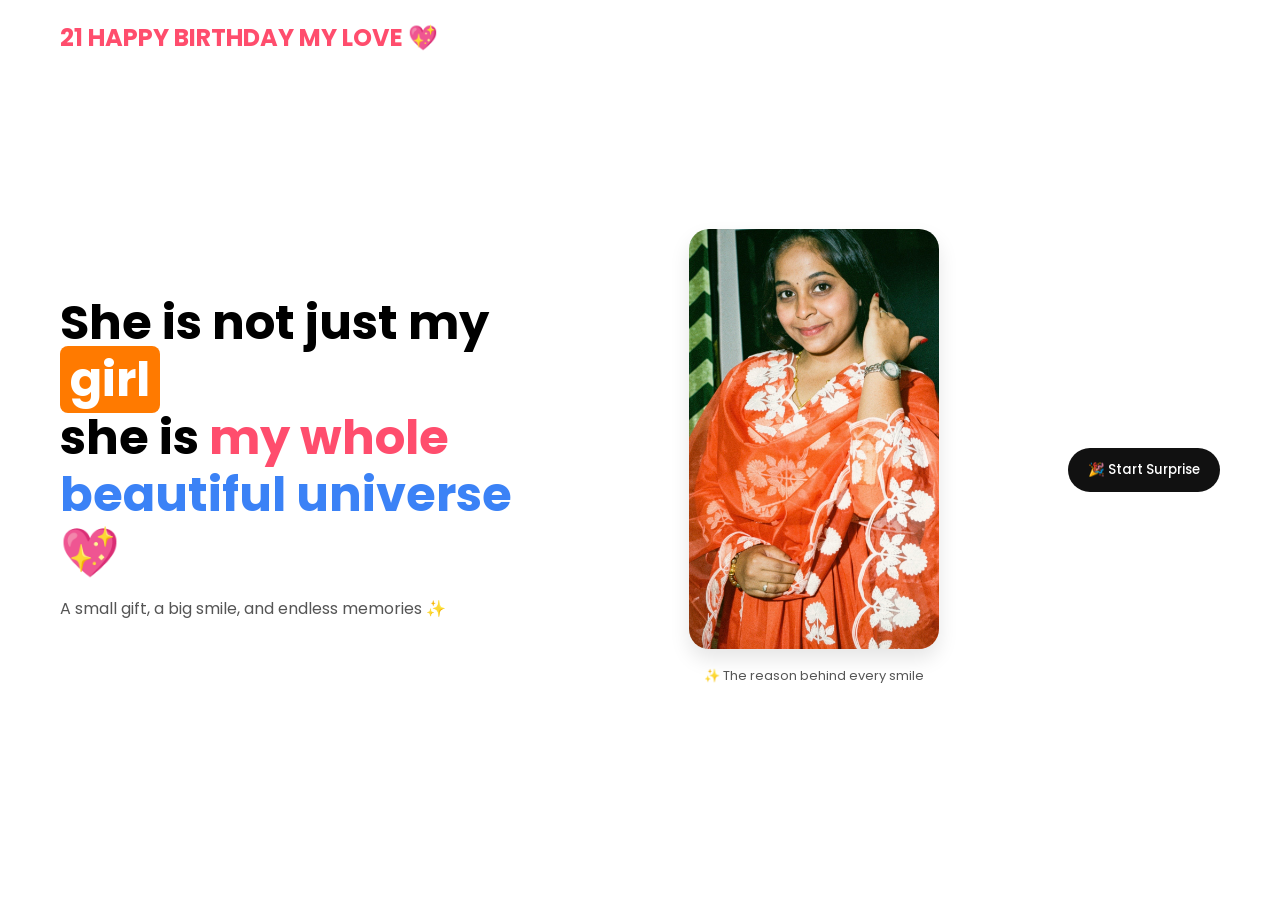
<file: index.html>
<!DOCTYPE html>
<html lang="en">
<head>
<meta charset="UTF-8">
<meta name="viewport" content="width=device-width, initial-scale=1.0">

<title>Birthday Surprise 💖</title>

<link href="https://fonts.googleapis.com/css2?family=Poppins:wght@300;500;700&display=swap" rel="stylesheet">

<style>

*{
    margin:0;
    padding:0;
    box-sizing:border-box;
    font-family:'Poppins', sans-serif;
}

body{
    background:#ffffff;
    overflow-x:hidden;
}

/* =========================
   COUNTDOWN SCREEN
========================= */

#countdownScreen{
    position:fixed;
    top:0;
    left:0;
    width:100%;
    height:100%;
    background:linear-gradient(135deg,#0f172a,#111827,#1e293b);
    display:flex;
    justify-content:center;
    align-items:center;
    flex-direction:column;
    z-index:99999;
    overflow:hidden;
}

.glow{
    position:absolute;
    border-radius:50%;
    filter:blur(80px);
    opacity:0.5;
    animation:moveGlow 8s infinite alternate;
}

.glow1{
    width:300px;
    height:300px;
    background:#ff4d6d;
    top:-50px;
    left:-50px;
}

.glow2{
    width:300px;
    height:300px;
    background:#3b82f6;
    bottom:-50px;
    right:-50px;
}

@keyframes moveGlow{
    from{
        transform:translateY(0px);
    }
    to{
        transform:translateY(40px);
    }
}

.count-title{
    color:white;
    font-size:42px;
    font-weight:700;
    margin-bottom:20px;
    text-align:center;
    z-index:2;
}

#countdown{
    color:#ffcc70;
    font-size:70px;
    font-weight:bold;
    z-index:2;
    animation:pulse 1s infinite;
}

@keyframes pulse{
    0%{transform:scale(1);}
    50%{transform:scale(1.08);}
    100%{transform:scale(1);}
}

.wait-text{
    margin-top:20px;
    color:#ddd;
    font-size:18px;
    letter-spacing:2px;
    z-index:2;
}

/* =========================
   NAV
========================= */

nav{
    display:flex;
    justify-content:space-between;
    align-items:center;
    padding:20px 60px;
}

nav h2{
    font-weight:700;
    color:#ff4d6d;
}

/* =========================
   HERO
========================= */

.hero{
    height:85vh;
    display:flex;
    justify-content:space-between;
    align-items:center;
    padding:0 60px;
}

.hero-text{
    max-width:500px;
}

.hero-text h1{
    font-size:48px;
    line-height:1.2;
}

.highlight{
    background:#ff7a00;
    color:white;
    padding:0 10px;
    border-radius:8px;
}

.pink{ color:#ff4d6d; }
.blue{ color:#3b82f6; }

.hero-text p{
    margin-top:15px;
    color:#555;
}

.btns{
    margin-top:25px;
    display:flex;
    gap:15px;
}

.btn{
    padding:12px 20px;
    border-radius:30px;
    border:none;
    cursor:pointer;
    font-weight:500;
}

.primary{
    background:#111;
    color:white;
}

.hero-side{
    display:flex;
    flex-direction:column;
    gap:20px;
    align-items:center;
}

.side-context{
    text-align:center;
}

.side-context img{
    width:250px;
    height:420px;
    object-fit:cover;
    border-radius:20px;
    box-shadow:0 10px 20px rgba(0,0,0,0.1);
}

.side-context p{
    margin-top:10px;
    font-size:13px;
    color:#555;
}

/* =========================
   CONFETTI
========================= */

.confetti{
    position:absolute;
    width:8px;
    height:8px;
    background:orange;
    top:-10px;
    animation:fall linear infinite;
}

@keyframes fall{
    to{
        transform:translateY(110vh) rotate(360deg);
        opacity:0;
    }
}

/* =========================
   MOBILE
========================= */

@media(max-width:900px){

    .hero{
        flex-direction:column;
        text-align:center;
        gap:30px;
        height:auto;
        padding:40px 20px;
    }

    .hero-text h1{
        font-size:34px;
    }

    .side-context img{
        width:220px;
        height:340px;
    }

    .count-title{
        font-size:28px;
    }

    #countdown{
        font-size:42px;
    }

}

</style>
</head>

<body>

<!-- COUNTDOWN SCREEN -->

<div id="countdownScreen">

    <div class="glow glow1"></div>
    <div class="glow glow2"></div>

    <div class="count-title">
        🎂 Waiting For Your Birthday 💖
    </div>

    <div id="countdown">
        00d 00h 00m 00s
    </div>

    <div class="wait-text">
        A special surprise is loading...
    </div>

</div>

<!-- MAIN PAGE -->

<nav>
    <h2>21 HAPPY BIRTHDAY MY LOVE 💖</h2>
</nav>

<div class="hero">

    <div class="hero-text">

        <h1>
            She is not just my
            <span class="highlight">girl</span><br>

            she is
            <span class="pink">my whole</span>

            <span class="blue">
                beautiful universe
            </span> 💖
        </h1>

        <p>
            A small gift, a big smile,
            and endless memories ✨
        </p>

    </div>

    <div class="hero-side">

        <div class="side-context">
            <img src="./IMAGES/IMG_9079.jpeg">

            <p>
                ✨ The reason behind every smile
            </p>
        </div>

    </div>
    <div class="btns">
            <button class="btn primary"
            onclick="goNext()">
                🎉 Start Surprise
            </button>
        </div>

</div>

<script>

/* NEXT PAGE */

function goNext(){
    window.location.href = "timeline.html";
}

/* CONFETTI */

function createConfetti(){

    const c = document.createElement("div");

    c.classList.add("confetti");

    c.style.left = Math.random()*100 + "vw";

    c.style.background =
    ["#ff4d6d","#ffcc00","#3b82f6","#22c55e"]
    [Math.floor(Math.random()*4)];

    c.style.animationDuration =
    (Math.random()*3 + 2) + "s";

    document.body.appendChild(c);

    setTimeout(()=>c.remove(),5000);
}

/* COUNTDOWN */

const targetDate =
new Date("2026-05-29T00:00:00").getTime();

const countdownScreen =
document.getElementById("countdownScreen");

const countdown =
document.getElementById("countdown");

const mainElements =
document.querySelectorAll("nav, .hero");

/* hide main page initially */

mainElements.forEach(el=>{
    el.style.display = "none";
});

const timer = setInterval(()=>{

    const now = new Date().getTime();

    const distance = targetDate - now;

    const days = Math.floor(
        distance / (1000*60*60*24)
    );

    const hours = Math.floor(
        (distance % (1000*60*60*24))
        / (1000*60*60)
    );

    const minutes = Math.floor(
        (distance % (1000*60*60))
        / (1000*60)
    );

    const seconds = Math.floor(
        (distance % (1000*60))
        / 1000
    );

    countdown.innerHTML =
    `${days}d ${hours}h ${minutes}m ${seconds}s`;

    /* birthday reached */

    if(distance < 0){

        clearInterval(timer);

        countdownScreen.style.display = "none";

        mainElements.forEach(el=>{
            el.style.display = "";
        });

        setInterval(createConfetti,150);
    }

},1000);

</script>

</body>
</html>
</file>
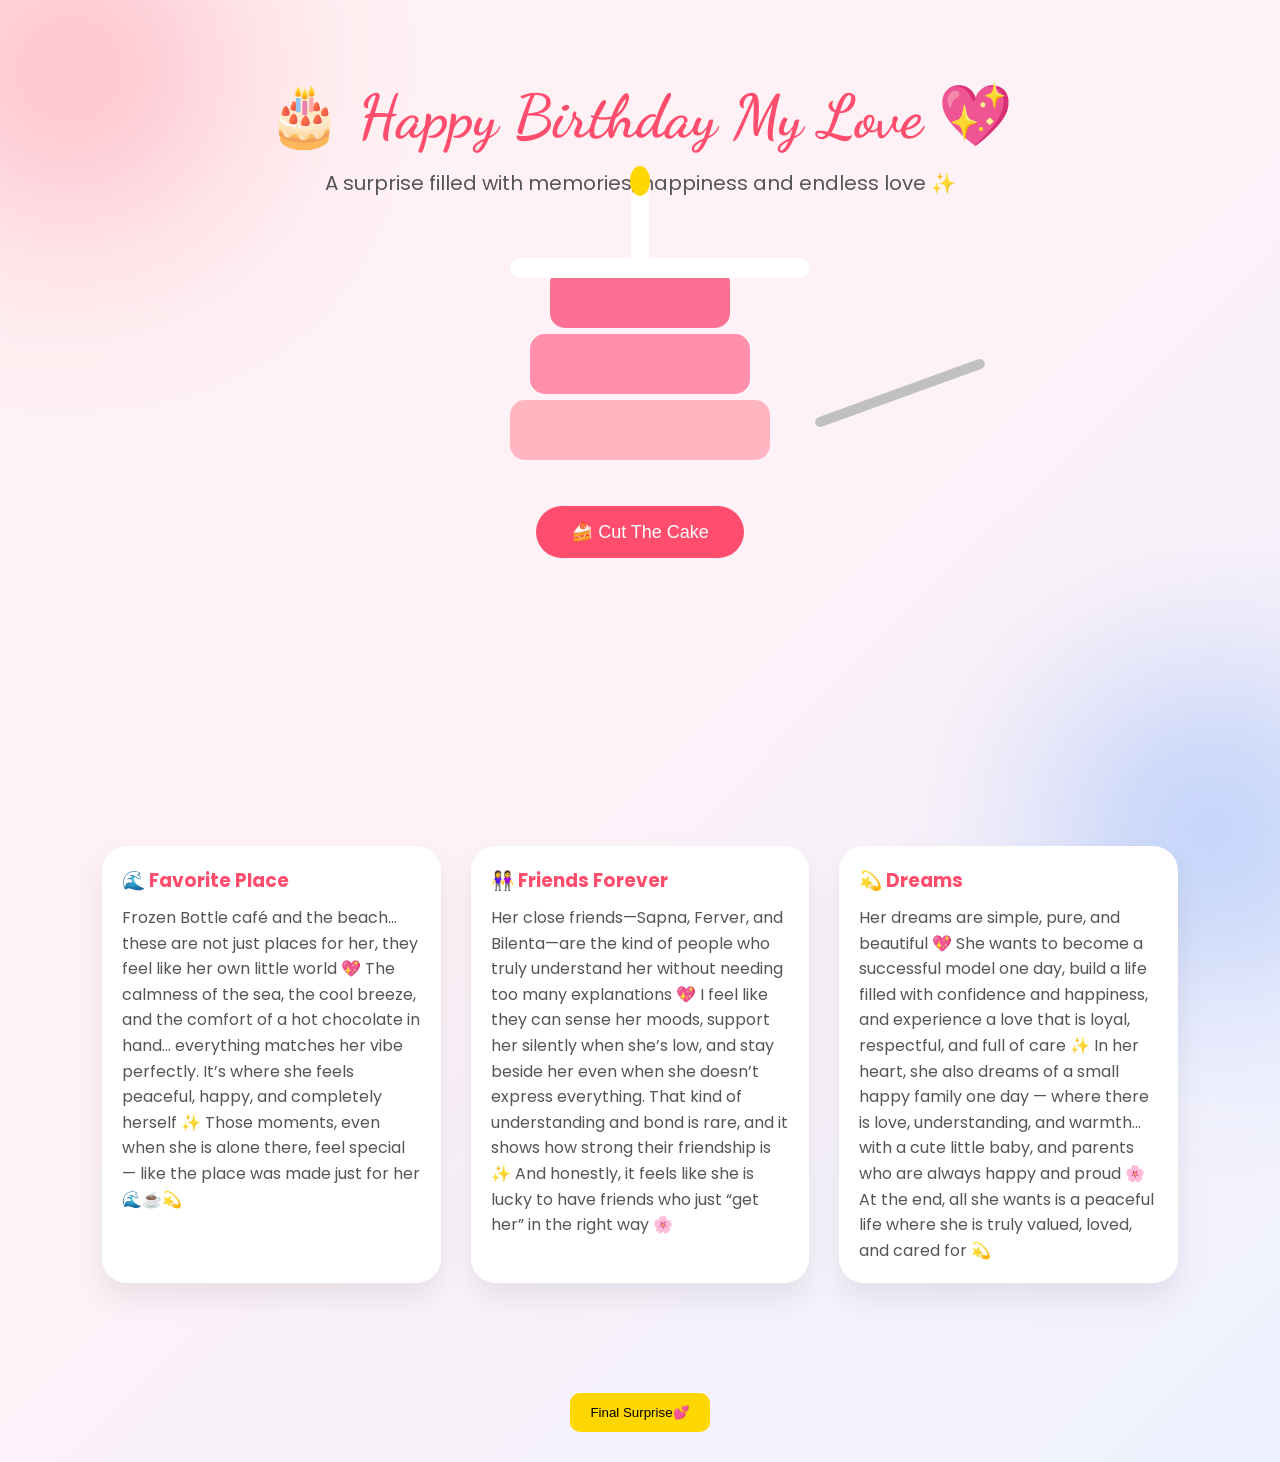
<file: gifts.html>
<!DOCTYPE html>
<html lang="en">

<head>
<meta charset="UTF-8">
<meta name="viewport"
content="width=device-width, initial-scale=1.0">

<title>Ultimate Birthday Surprise 💖</title>

<link href="https://fonts.googleapis.com/css2?family=Poppins:wght@300;500;700&family=Dancing+Script:wght@700&display=swap" rel="stylesheet">

<style>

*{
    margin:0;
    padding:0;
    box-sizing:border-box;
}

body{
    font-family:'Poppins',sans-serif;
    overflow-x:hidden;

    background:
    linear-gradient(135deg,#fff1f2,#fdf2f8,#eef2ff);

    min-height:100vh;
}

/* =========================
   BACKGROUND GLOW
========================= */

.glow{
    position:fixed;
    width:300px;
    height:300px;
    border-radius:50%;
    filter:blur(100px);
    opacity:0.35;
    z-index:-1;
}

.g1{
    background:#ff4d6d;
    top:-80px;
    left:-80px;
}

.g2{
    background:#3b82f6;
    bottom:-80px;
    right:-80px;
}

/* =========================
   HERO
========================= */

.hero{
    text-align:center;
    padding:80px 20px 40px;
}

.hero h1{
    font-size:60px;
    color:#ff4d6d;
    font-family:'Dancing Script',cursive;
}

.hero p{
    margin-top:15px;
    font-size:20px;
    color:#555;
}

/* =========================
   CAKE SECTION
========================= */

.cake-section{
    display:flex;
    flex-direction:column;
    align-items:center;
    margin-top:30px;
}

.cake{
    position:relative;
    width:260px;
}

/* LAYERS */

.layer{
    height:60px;
    border-radius:15px;
    margin-bottom:6px;

    animation:bounce 2s infinite;
}

.layer1{
    background:#ffb6c1;
}

.layer2{
    background:#ff8fab;
    width:220px;
    margin-left:20px;
}

.layer3{
    background:#fb6f92;
    width:180px;
    margin-left:40px;
}

/* CREAM */

.cream{
    position:absolute;
    width:100%;
    height:20px;
    background:white;
    border-radius:20px;
    top:-10px;
}

/* CANDLE */

.candle{
    position:absolute;
    top:-80px;
    left:50%;
    transform:translateX(-50%);

    width:18px;
    height:80px;

    background:white;

    border-radius:10px;
}

/* FLAME */

.flame{
    position:absolute;

    width:20px;
    height:30px;

    background:gold;

    border-radius:50%;

    top:-22px;
    left:50%;

    transform:translateX(-50%);

    animation:flicker 0.2s infinite;
}

/* KNIFE */

.knife{
    position:absolute;

    width:180px;
    height:10px;

    background:silver;

    top:120px;
    right:-220px;

    border-radius:10px;

    transform:rotate(-20deg);

    transition:2s ease;
}

.cut .knife{
    transform:
    translateX(-220px)
    rotate(-20deg);
}

/* BUTTON */

.cut-btn{
    margin-top:40px;

    padding:15px 35px;

    border:none;
    border-radius:40px;

    background:#ff4d6d;
    color:white;

    font-size:18px;

    cursor:pointer;

    transition:0.3s;
}

.cut-btn:hover{
    transform:scale(1.08);
}

/* =========================
   MESSAGE
========================= */

.final-message{
    text-align:center;

    margin-top:40px;

    opacity:0;

    transform:translateY(20px);

    transition:1s;
}

.final-message.show{
    opacity:1;
    transform:translateY(0);
}

.final-message h2{
    font-size:42px;
    color:#ff4d6d;

    font-family:'Dancing Script',cursive;
}

.final-message p{
    margin-top:15px;
    color:#444;
    font-size:20px;
    line-height:1.7;
}

/* =========================
   MEMORY SECTION
========================= */

.memories{
    padding:80px 8%;
}

.section-title{
    text-align:center;
    margin-bottom:50px;
}

.section-title h2{
    font-size:42px;
    color:#111;
}

/* CARDS */

.cards{
    display:grid;

    grid-template-columns:
    repeat(auto-fit,minmax(260px,1fr));

    gap:30px;
}

.card{
    background:white;

    border-radius:25px;

    overflow:hidden;

    box-shadow:
    0 15px 30px rgba(0,0,0,0.08);

    transition:0.4s;
}

.card:hover{
    transform:translateY(-10px);
}

.card img{
    width:100%;
    height:320px;
    object-fit:cover;
}

.card-content{
    padding:20px;
}

.card-content h3{
    color:#ff4d6d;
    margin-bottom:10px;
}

.card-content p{
    color:#555;
    line-height:1.6;
}

/* =========================
   LOVE SECTION
========================= */

.love-box{
    margin:80px auto;

    width:90%;
    max-width:700px;

    background:white;

    padding:50px;

    border-radius:30px;

    text-align:center;

    box-shadow:
    0 20px 40px rgba(0,0,0,0.08);
}

.love-box h2{
    font-size:40px;
    color:#ff4d6d;
    margin-bottom:20px;
}

.love-buttons{
    display:flex;
    justify-content:center;
    gap:20px;
    margin-top:25px;
}

.yes-btn,
.no-btn{
    padding:14px 30px;

    border:none;
    border-radius:40px;

    font-size:18px;

    cursor:pointer;

    transition:0.3s;
}

.yes-btn{
    background:#ff4d6d;
    color:white;
}

.no-btn{
    background:#eee;
}

.yes-btn:hover,
.no-btn:hover{
    transform:scale(1.08);
}
/* BUTTON */
.next-btn {
    display: block;
    margin: 30px auto;
    padding: 12px 20px;
    background: gold;
    border: none;
    border-radius: 10px;
    cursor: pointer;
}

/* =========================
   ANIMATIONS
========================= */

@keyframes bounce{

    0%,100%{
        transform:translateY(0);
    }

    50%{
        transform:translateY(-5px);
    }
}

@keyframes flicker{

    0%{
        transform:
        translateX(-50%)
        scale(1);
    }

    50%{
        transform:
        translateX(-50%)
        scale(1.1);
    }

    100%{
        transform:
        translateX(-50%)
        scale(0.95);
    }
}

/* =========================
   MOBILE
========================= */

@media(max-width:700px){

    .hero h1{
        font-size:42px;
    }

    .hero p{
        font-size:16px;
    }

    .cake{
        transform:scale(0.8);
    }

    .section-title h2{
        font-size:32px;
    }

    .final-message h2{
        font-size:34px;
    }

    .love-box h2{
        font-size:30px;
    }
}

</style>
</head>

<body>

<!-- GLOWS -->

<div class="glow g1"></div>
<div class="glow g2"></div>

<!-- HERO -->

<div class="hero">

    <h1>
        🎂 Happy Birthday My Love 💖
    </h1>

    <p>
        A surprise filled with memories,
        happiness and endless love ✨
    </p>

</div>

<!-- CAKE -->

<div class="cake-section">

    <div class="cake" id="cakeArea">

        <div class="candle">
            <div class="flame"></div>
        </div>

        <div class="layer layer3">
            <div class="cream"></div>
        </div>

        <div class="layer layer2">
            <div class="cream"></div>
        </div>

        <div class="layer layer1">
            <div class="cream"></div>
        </div>

        <div class="knife"></div>

    </div>

    <button class="cut-btn"
    onclick="cutCake()">

        🍰 Cut The Cake

    </button>

</div>

<!-- FINAL MESSAGE -->

<div class="final-message"
id="finalMessage">

    <h2>
        💖 Cake Cut Successfully 💖
    </h2>

    <p>

        Happy 21st Birthday My Love ✨

        <br><br>

        May your life always stay sweet,
        peaceful and beautiful 💕

    </p>

</div>

<!-- MEMORIES -->

<div class="memories">

    

    <div class="cards">

        <!-- CARD 1 -->

        <div class="card">

           

            <div class="card-content">

                <h3>
                    🌊 Favorite Place
                </h3>

                <p>
                    Frozen Bottle café and the beach… these are not just places for her, they feel like her own little world 💖

The calmness of the sea, the cool breeze, and the comfort of a hot chocolate in hand… everything matches her vibe perfectly. It’s where she feels peaceful, happy, and completely herself ✨

Those moments, even when she is alone there, feel special — like the place was made just for her 🌊☕💫
                </p>

            </div>

        </div>

        <!-- CARD 2 -->

        <div class="card">

           

            <div class="card-content">

                <h3>
                    👭 Friends Forever
                </h3>

                <p>
                   Her close friends—Sapna, Ferver, and Bilenta—are the kind of people who truly understand her without needing too many explanations 💖

I feel like they can sense her moods, support her silently when she’s low, and stay beside her even when she doesn’t express everything. That kind of understanding and bond is rare, and it shows how strong their friendship is ✨

And honestly, it feels like she is lucky to have friends who just “get her” in the right way 🌸
                </p>

            </div>

        </div>

        <!-- CARD 3 -->

        <div class="card">

            

            <div class="card-content">

                <h3>
                    💫 Dreams 
                </h3>

                <p>
                    Her dreams are simple, pure, and beautiful 💖

She wants to become a successful model one day, build a life filled with confidence and happiness, and experience a love that is loyal, respectful, and full of care ✨

In her heart, she also dreams of a small happy family one day — where there is love, understanding, and warmth… with a cute little baby, and parents who are always happy and proud 🌸

At the end, all she wants is a peaceful life where she is truly valued, loved, and cared for 💫

                </p>

            </div>

        </div>

    </div>

</div>

<button onclick="goNext()" class="next-btn">
     Final Surprise💕
</button>


<script>

/* CAKE CUT */

function cutCake(){

    const cake =
    document.getElementById("cakeArea");

    const msg =
    document.getElementById("finalMessage");

    cake.classList.add("cut");

    document.querySelector(".flame")
    .style.display = "none";

    setTimeout(()=>{

        msg.classList.add("show");

    },1800);
}
 function goNext(){
    window.location.href = "surprise.html";
}


</script>

</body>
</html>
</file>
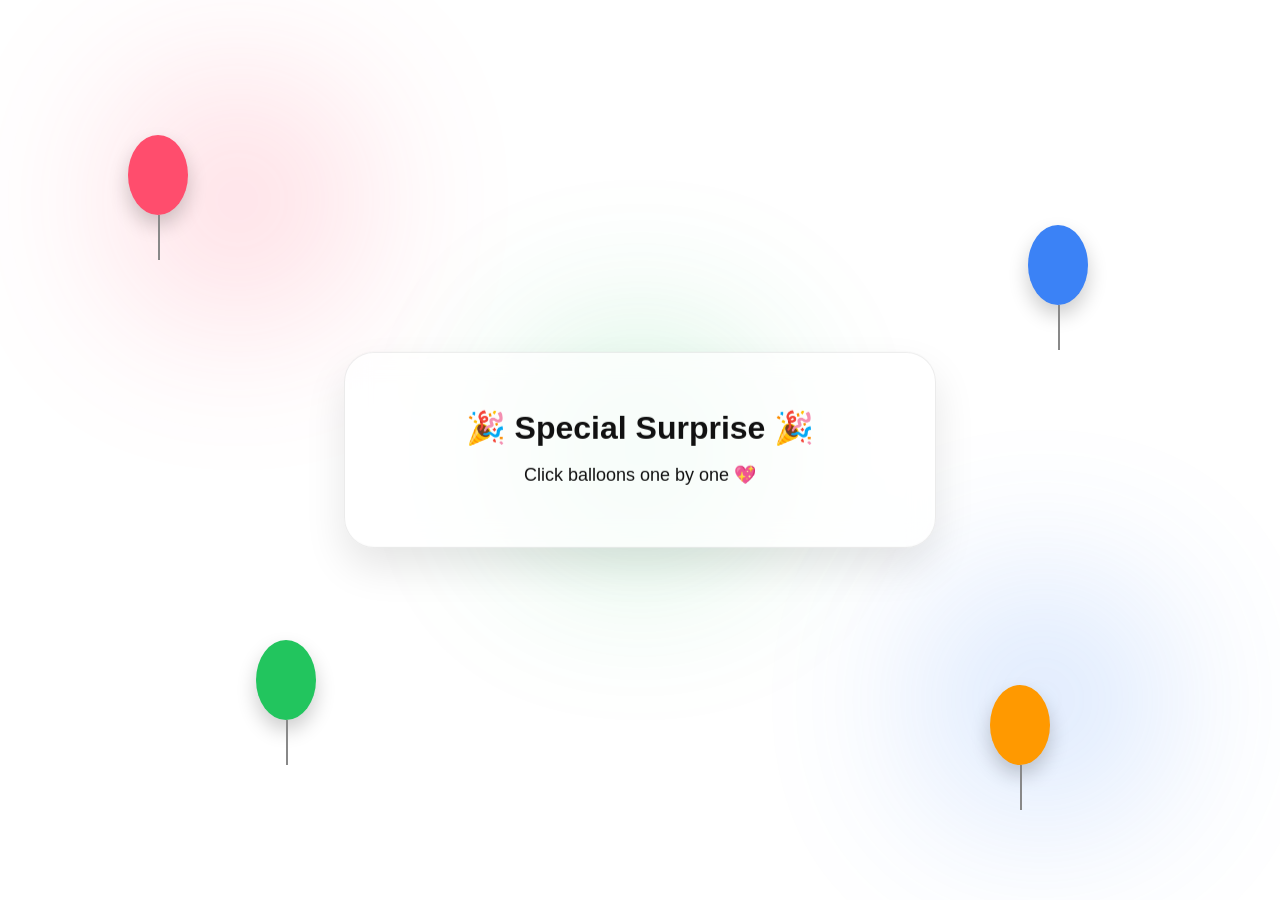
<file: surprise.html>
<!DOCTYPE html>
<html lang="en">
<head>
<meta charset="UTF-8">
<meta name="viewport" content="width=device-width, initial-scale=1.0">
<link href="https://fonts.googleapis.com/css2?family=Dancing+Script:wght@400;700&display=swap" rel="stylesheet">

<title>Special Surprise 💖</title>

<style>
    /* center container */
.final-content{
    display:flex;
    flex-direction:column;
    align-items:center;
    gap:15px;
}

/* image */
.final-content img{
    width:340px;
    max-width:90%;
    border-radius:25px;
}

/* stylish text */
.final-text{
    font-family: 'Dancing Script', cursive;
    font-size:28px;
    color:#fff;
    text-align:center;
    text-shadow:0 0 10px rgba(255,255,255,0.6);
}

body,html{
    margin:0;
    padding:0;
    height:100%;
    overflow:hidden;
    font-family:'Arial';
}

/* WHITE BACKGROUND */

body{
    background:#ffffff;
}

/* SOFT GLOWS */

.glow1,.glow2,.glow3{
    position:absolute;
    width:220px;
    height:220px;
    border-radius:50%;
    filter:blur(90px);
    opacity:0.25;
}

.glow1{
    background:#ff4d6d;
    top:10%;
    left:10%;
}

.glow2{
    background:#3b82f6;
    bottom:10%;
    right:10%;
}

.glow3{
    background:#22c55e;
    top:50%;
    left:50%;
    transform:translate(-50%,-50%);
}

/* CENTER CARD */

.card{
    position:absolute;
    top:50%;
    left:50%;
    transform:translate(-50%,-50%);
    text-align:center;

    width:85%;
    max-width:520px;

    padding:35px;

    background:rgba(255,255,255,0.75);
    backdrop-filter:blur(12px);

    border-radius:30px;

    border:1px solid rgba(0,0,0,0.08);

    color:#111;

    box-shadow:0 20px 40px rgba(0,0,0,0.1);
}

/* TITLE */

h1{
    font-size:32px;
    margin-bottom:10px;
}

/* MESSAGE */

#msg{
    margin-top:15px;
    font-size:18px;
    min-height:50px;
    line-height:1.5;
    transition:0.5s;
}

/* BALLOONS */

.balloon{
    width:60px;
    height:80px;

    position:absolute;

    border-radius:50%;

    cursor:pointer;

    animation:float 3s infinite ease-in-out;

    box-shadow:0 10px 20px rgba(0,0,0,0.2);
}

/* BALLOON POSITIONS */

.b1{
    background:#ff4d6d;
    top:15%;
    left:10%;
}

.b2{
    background:#3b82f6;
    top:25%;
    right:15%;
}

.b3{
    background:#22c55e;
    bottom:20%;
    left:20%;
}

.b4{
    background:#ff9900;
    bottom:15%;
    right:18%;
}

/* STRING */

.balloon::after{
    content:"";
    position:absolute;

    width:2px;
    height:45px;

    background:#888;

    top:80px;
    left:50%;
}

/* FLOAT */

@keyframes float{

    0%,100%{
        transform:translateY(0);
    }

    50%{
        transform:translateY(-20px);
    }
}

/* MESSAGE ANIMATION */

.popMsg{
    animation:showMsg 0.6s ease;
}

@keyframes showMsg{

    from{
        opacity:0;
        transform:translateY(20px);
    }

    to{
        opacity:1;
        transform:translateY(0);
    }
}

/* FINAL IMAGE POPUP */

.final-image{
    position:fixed;
    inset:0;

    background:rgba(0,0,0,0.85);

    display:flex;
    justify-content:center;
    align-items:center;

    opacity:0;
    pointer-events:none;

    transition:0.5s;

    z-index:999;
}

.final-image img{
    width:340px;
    max-width:90%;

    border-radius:25px;

    box-shadow:0 20px 40px rgba(255,255,255,0.2);

    transform:scale(0.7);

    transition:0.5s;
}

/* SHOW POPUP */

.final-image.show{
    opacity:1;
    pointer-events:auto;
}

.final-image.show img{
    transform:scale(1);
}

/* MOBILE */

@media(max-width:700px){

    h1{
        font-size:26px;
    }

    #msg{
        font-size:16px;
    }

    .balloon{
        width:50px;
        height:70px;
    }

    .final-image img{
        width:280px;
    }
}

</style>
</head>

<body>

<!-- GLOW EFFECTS -->

<div class="glow1"></div>
<div class="glow2"></div>
<div class="glow3"></div>

<!-- CARD -->

<div class="card">

    <h1>🎉 Special Surprise 🎉</h1>

    <div id="msg">
        Click balloons one by one 💖
    </div>

</div>

<!-- BALLOONS -->

<div class="balloon b1" onclick="showMsg()"></div>

<div class="balloon b2" onclick="showMsg()"></div>

<div class="balloon b3" onclick="showMsg()"></div>

<div class="balloon b4" onclick="showMsg()"></div>

<!-- FINAL IMAGE -->

<div id="finalImage" class="final-image">

    <img src="./IMAGES/IMG_9651.jpeg">
     <p class="final-text">
            💖 This surprise is created with love, only for you💕
            Wish You Happy Birthday My Love💖💫-I LOVE U RAMYA
        </p>

</div>

<script>

let step = 0;

function showMsg(){

    step++;

    let msg = document.getElementById("msg");

    msg.classList.remove("popMsg");

    void msg.offsetWidth;

    msg.classList.add("popMsg");

    if(step == 1){

        msg.innerHTML =
        "💖 You are the most important person in my life";

    }

    else if(step == 2){

        msg.innerHTML =
        "💫 The most precious gem I got in my life is you. I'm damn lucky to have you in my life. Love you most. Happy Birthday Wife 💖";
        

    }

    else if(step == 3){

        msg.innerHTML =
        "💍 I will always stay with you ❤️";

    }

    else{

        msg.innerHTML =
        "✨ You bring happiness into my world";

        document.getElementById("finalImage")
        .classList.add("show");
    }
}

</script>

</body>
</html>
</file>
